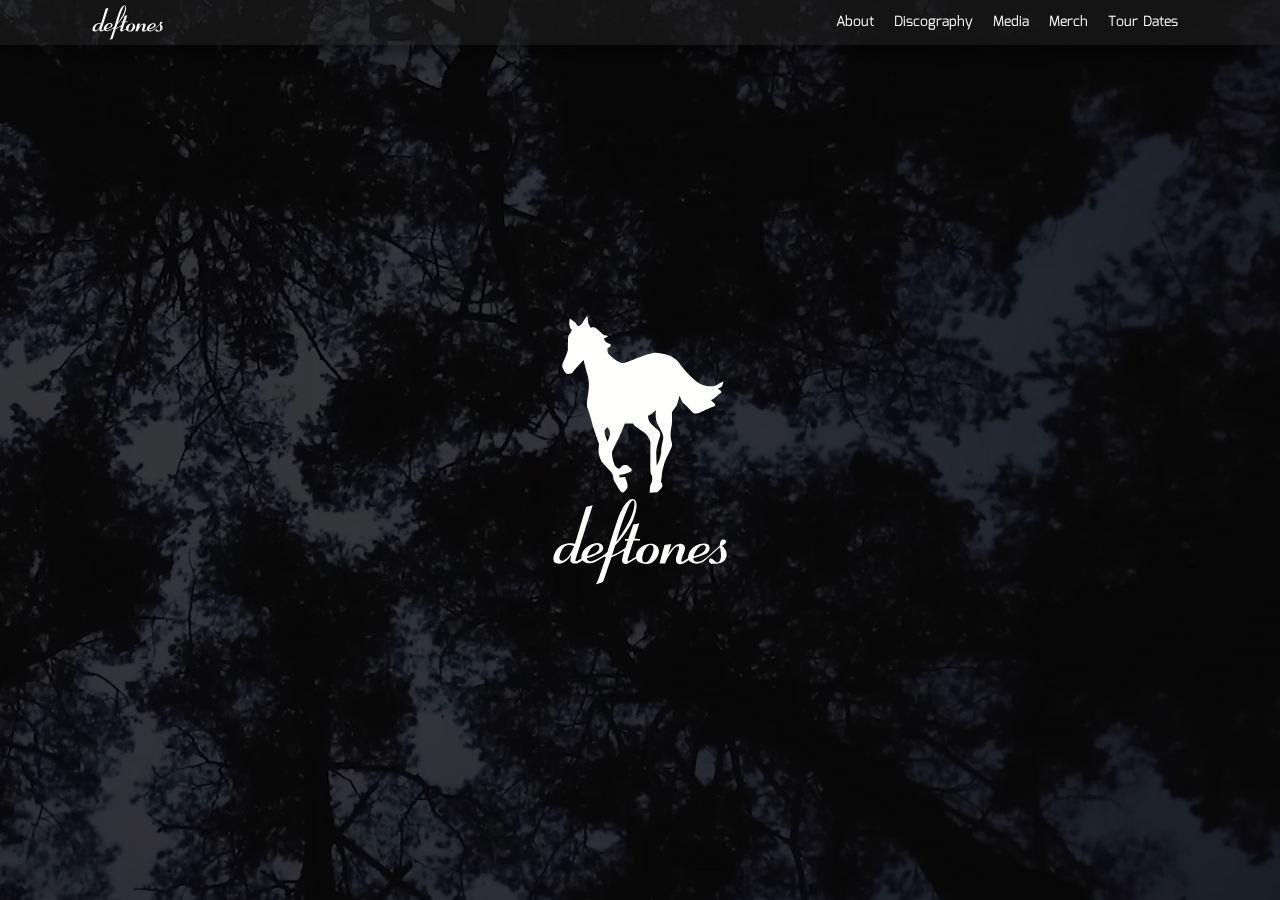
<file: index.html>
<!DOCTYPE html>
<html lang="en">
<head>
  <meta charset="UTF-8">
  <meta name="description" content="Final Project for HTML5/CSS3 Course">
  <meta name="keywords" content="HTML,CSS,JavaScript,jQuery">
  <meta name="author" content="William S Fuller">
  <meta name="viewport" content="width=device-width, initial-scale=1">
  <title>Deftones</title>
  <link rel="apple-touch-icon" sizes="180x180" href="./assets/images/apple-touch-icon.png">
  <link rel="icon" type="image/png" sizes="32x32" href="./assets/images/favicon-32x32.png">
  <link rel="icon" type="image/png" sizes="16x16" href="./assets/images/favicon-16x16.png">
  <link rel="stylesheet" type="text/css" href="./assets/stylesheets/normalize.css" />
  <link href="https://fonts.googleapis.com/css?family=Mina|Rozha+One" rel="stylesheet">
  <link rel="stylesheet" type="text/css" href="./assets/stylesheets/flexboxgrid.min.css" />
  <link rel="stylesheet" type="text/css" href="./assets/stylesheets/styles.css" />
</head>
<body class="homepage">
  <div class="header">
    <div class="container">
      <div class="row">
        <div class="col-xs-12 col-sm-4">
          <a href="index.html"><img class="logo" src="./assets/images/deftones-logo.svg" alt="Deftones text logo" /></a>
          <div id="MenuIcon" class="mobile-menu-icon">
            <div></div>
            <div></div>
            <div></div>
          </div>
        </div>
        <nav id="MainMenu" class="col-xs-12 col-sm-8">
          <a href="about.html">About</a>
          <a href="discography.html">Discography</a>
          <a href="media.html">Media</a>
          <a href="merch.html">Merch</a>
          <a href="tour-dates.html">Tour Dates</a>
        </nav>
      </div>
    </div>
  </div>
  <div class="video-overlay">
    <img class="home-logo animate-fader" src="./assets/images/deftones-logo-pony.svg" alt="Deftones White Pony Logo"/>
    <video class="video-container" autoplay loop playsinline preload="none" poster="./assets/images/home/home.jpg">
      <source src="./assets/images/home/home.webm" type="video/webm"></source>
      <source src="./assets/images/home/home.mp4" type="video/mp4"></source>
    </video>
  </div>
</body>
<script src="./assets/javascripts/jquery-3.3.1.min.js"></script>
<script src="./assets/javascripts/lodash.js"></script>
<script src="./assets/javascripts/mobile-menu.js"></script>
</html>
</file>
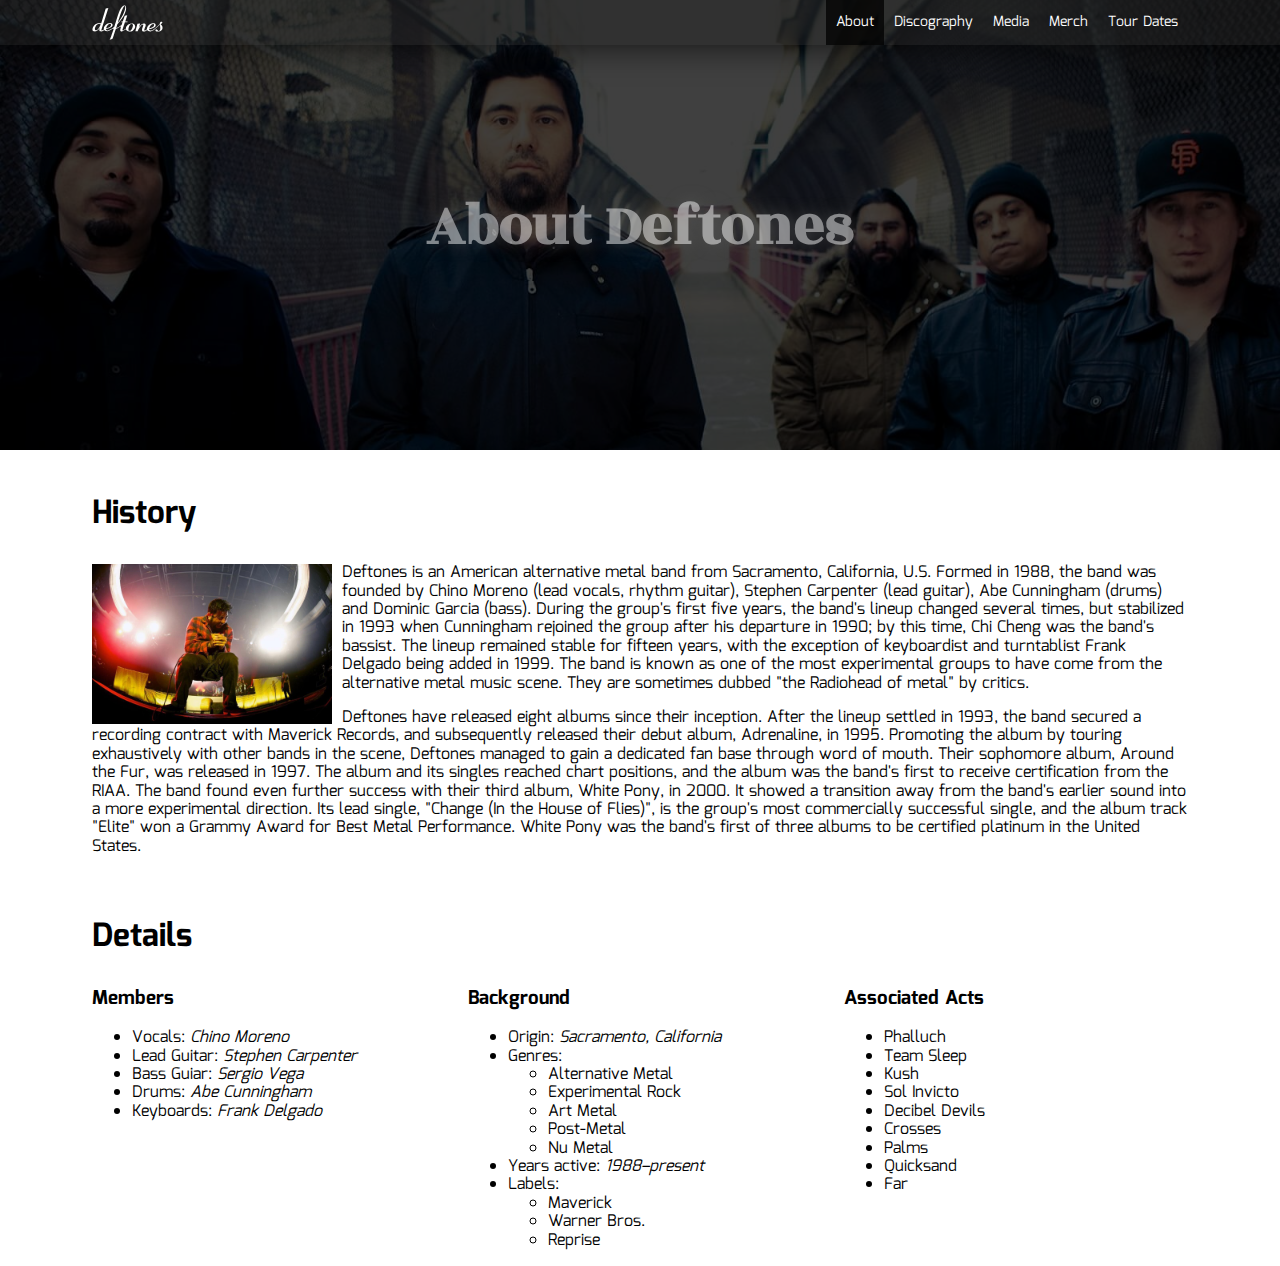
<file: about.html>
<!DOCTYPE html>
<html lang="en">
<head>
  <meta charset="UTF-8">
  <meta name="description" content="Final Project for HTML5/CSS3 Course">
  <meta name="keywords" content="HTML,CSS,JavaScript,jQuery">
  <meta name="author" content="William S Fuller">
  <meta name="viewport" content="width=device-width, initial-scale=1">
  <title>Deftones</title>
  <link rel="apple-touch-icon" sizes="180x180" href="./assets/images/apple-touch-icon.png">
  <link rel="icon" type="image/png" sizes="32x32" href="./assets/images/favicon-32x32.png">
  <link rel="icon" type="image/png" sizes="16x16" href="./assets/images/favicon-16x16.png">
  <link rel="stylesheet" type="text/css" href="./assets/stylesheets/normalize.css" />
  <link href="https://fonts.googleapis.com/css?family=Mina|Rozha+One" rel="stylesheet">
  <link rel="stylesheet" type="text/css" href="./assets/stylesheets/flexboxgrid.min.css" />
  <link rel="stylesheet" type="text/css" href="./assets/stylesheets/styles.css" />
</head>
<body>
  <div class="header">
    <div class="container">
      <div class="row">
        <div class="col-xs-12 col-sm-4">
          <a href="index.html"><img class="logo" src="./assets/images/deftones-logo.svg" alt="Deftones text logo" /></a>
          <div id="MenuIcon" class="mobile-menu-icon">
            <div></div>
            <div></div>
            <div></div>
          </div>
        </div>
        <nav id="MainMenu" class="col-xs-12 col-sm-8">
          <a class="active" href="about.html">About</a>
          <a href="discography.html">Discography</a>
          <a href="media.html">Media</a>
          <a href="merch.html">Merch</a>
          <a href="tour-dates.html">Tour Dates</a>
        </nav>
      </div>
    </div>
  </div>
  <main>
    <div class="page-banner about-banner">
      <h1 class="secondary-font banner-title">About Deftones</h1>
    </div>
    <section>
      <div class="container">
        <div class="row">
          <div class="col-xs-12">
            <h1 class="section-title">History</h1>
          </div>
          <div class="col-xs-12">
            <p>
              <img class="image-responsive history-image" src="./assets/images/about/perfomance-shot.jpg" />
              Deftones is an American alternative metal band from Sacramento, California,
              U.S. Formed in 1988, the band was founded by Chino Moreno (lead vocals, rhythm guitar),
              Stephen Carpenter (lead guitar), Abe Cunningham (drums) and Dominic Garcia (bass).
              During the group's first five years, the band's lineup changed several times,
              but stabilized in 1993 when Cunningham rejoined the group after his departure
              in 1990; by this time, Chi Cheng was the band's bassist. The lineup remained
              stable for fifteen years, with the exception of keyboardist and turntablist
              Frank Delgado being added in 1999. The band is known as one of the most
              experimental groups to have come from the alternative metal music scene.
              They are sometimes dubbed "the Radiohead of metal" by critics.
            </p>
            <p>
              Deftones have released eight albums since their inception. After the
              lineup settled in 1993, the band secured a recording contract with
              Maverick Records, and subsequently released their debut album, Adrenaline,
              in 1995. Promoting the album by touring exhaustively with other bands
              in the scene, Deftones managed to gain a dedicated fan base through
              word of mouth. Their sophomore album, Around the Fur, was released
              in 1997. The album and its singles reached chart positions, and the
              album was the band's first to receive certification from the RIAA.
              The band found even further success with their third album, White Pony,
              in 2000. It showed a transition away from the band's earlier sound
              into a more experimental direction. Its lead single, "Change (In the House of Flies)",
              is the group's most commercially successful single, and the album
              track "Elite" won a Grammy Award for Best Metal Performance. White
              Pony was the band's first of three albums to be certified platinum
              in the United States.
            </p>
          </div>
        </div>
    </section>
    <section>
      <div class="container">
        <div class="row">
          <div class="col-xs-12">
            <h1 class="section-title">Details</h1>
          </div>
          <div class="col-xs-12 col-md-4">
            <h3>Members</h3>
            <ul>
              <li>
                Vocals: <i>Chino Moreno</i>
              </li>
              <li>
                Lead Guitar: <i>Stephen Carpenter</i>
              </li>
              <li>
                Bass Guiar: <i>Sergio Vega</i>
              </li>
              <li>
                Drums: <i>Abe Cunningham</i>
              </li>
              <li>
                Keyboards: <i>Frank Delgado</i>
              </li>
            </ul>
          </div>
          <div class="col-xs-12 col-md-4">
            <h3>Background</h3>
            <ul>
              <li>
                Origin: <i>Sacramento, California</i>
              </li>
              <li>
                Genres:
                <ul>
                  <li>
                    Alternative Metal
                  </li>
                  <li>
                    Experimental Rock
                  </li>
                  <li>
                    Art Metal
                  </li>
                  <li>
                    Post-Metal
                  </li>
                  <li>
                    Nu Metal
                  </li>
                </ul>
              </li>
              <li>
                Years active: <i>1988–present</i>
              </li>
              <li>
                Labels:
                <ul>
                  <li>Maverick</li>
                  <li>Warner Bros.</li>
                  <li>Reprise</li>
                </ul>
              </li>
            </ul>
          </div>
          <div class="col-xs-12 col-md-4">
            <h3>Associated Acts</h3>
            <ul>
              <li>Phalluch</li>
              <li>Team Sleep</li>
              <li>Kush</li>
              <li>Sol Invicto</li>
              <li>Decibel Devils</li>
              <li>Crosses</li>
              <li>Palms</li>
              <li>Quicksand</li>
              <li>Far</li>
            </ul>
          </div>
        </div>
      </div>
    </section>
    </div>
  </main>
</body>
<script src="./assets/javascripts/jquery-3.3.1.min.js"></script>
<script src="./assets/javascripts/lodash.js"></script>
<script src="./assets/javascripts/mobile-menu.js"></script>
</html>
</file>
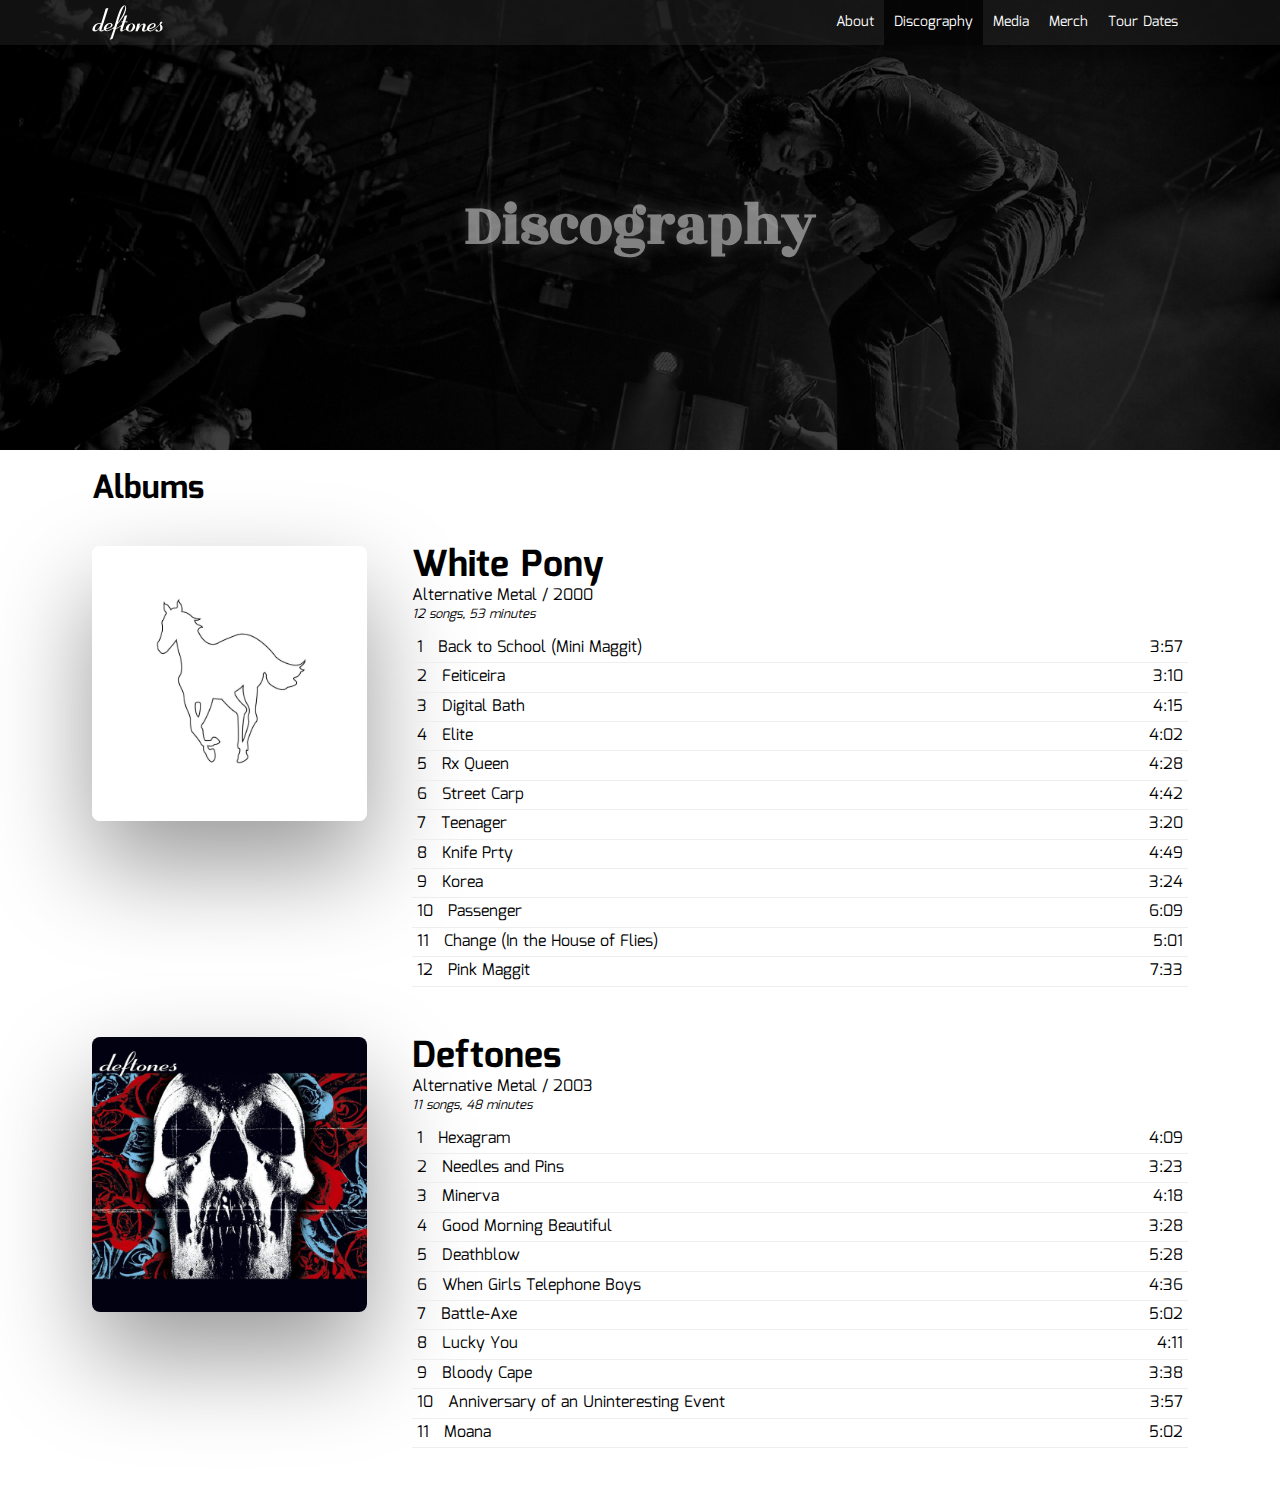
<file: discography.html>
<!DOCTYPE html>
<html lang="en">
<head>
  <meta charset="UTF-8">
  <meta name="description" content="Final Project for HTML5/CSS3 Course">
  <meta name="keywords" content="HTML,CSS,JavaScript,jQuery">
  <meta name="author" content="William S Fuller">
  <meta name="viewport" content="width=device-width, initial-scale=1">
  <title>Deftones</title>
  <link rel="apple-touch-icon" sizes="180x180" href="./assets/images/apple-touch-icon.png">
  <link rel="icon" type="image/png" sizes="32x32" href="./assets/images/favicon-32x32.png">
  <link rel="icon" type="image/png" sizes="16x16" href="./assets/images/favicon-16x16.png">
  <link rel="stylesheet" type="text/css" href="./assets/stylesheets/normalize.css" />
  <link href="https://fonts.googleapis.com/css?family=Mina|Rozha+One" rel="stylesheet">
  <link rel="stylesheet" type="text/css" href="./assets/stylesheets/flexboxgrid.min.css" />
  <link rel="stylesheet" type="text/css" href="./assets/stylesheets/styles.css" />
</head>
<body class="homepage">
  <div class="header">
    <div class="container">
      <div class="row">
        <div class="col-xs-12 col-sm-4">
          <a href="index.html"><img class="logo" src="./assets/images/deftones-logo.svg" alt="Deftones text logo" /></a>
          <div id="MenuIcon" class="mobile-menu-icon">
            <div></div>
            <div></div>
            <div></div>
          </div>
        </div>
        <nav id="MainMenu" class="col-xs-12 col-sm-8">
          <a href="about.html">About</a>
          <a class="active" href="discography.html">Discography</a>
          <a href="media.html">Media</a>
          <a href="merch.html">Merch</a>
          <a href="tour-dates.html">Tour Dates</a>
        </nav>
      </div>
    </div>
  </div>
  <main>
    <div class="page-banner discography-banner">
      <h1 class="secondary-font banner-title">Discography</h1>
    </div>
    <div class="container">
      <div class="row">
        <div class="col-xs-12">
          <h1>Albums</h1>
        </div>
        <div class="col-xs-12">
          <div class="album">
            <img class="album-cover" src="./assets/images/discography/white-pony/cover.jpg" alt="Skull" />
            <ul class="album-details">
              <li>
                <h2 class="album-title">White Pony</h2>
              </li>
              <li>
                Alternative Metal / 2000
              </li>
              <li>
                <i style="font-size: 80%">12 songs, 53 minutes</i>
              </li>
              <ul class="track-listings">
                <li>
                  <div class="listing-left">
                    <span class="track-number">1</span>
                    <span class="track-title">Back to School (Mini Maggit)</span>
                  </div>
                  <div class="listing-right">
                    <div class="track-time">3:57</div>
                  </div>
                </li>
                <li>
                  <div class="listing-left">
                    <span class="track-number">2</span>
                    <span class="track-title">Feiticeira</span>
                  </div>
                  <div class="listing-right">
                    <div class="track-time">3:10</div>
                  </div>
                </li>
                <li>
                  <div class="listing-left">
                    <span class="track-number">3</span>
                    <span class="track-title">Digital Bath</span>
                  </div>
                  <div class="listing-right">
                    <div class="track-time">4:15</div>
                  </div>
                </li>
                <li>
                  <div class="listing-left">
                    <span class="track-number">4</span>
                    <span class="track-title">Elite</span>
                  </div>
                  <div class="listing-right">
                    <div class="track-time">4:02</div>
                  </div>
                </li>
                <li>
                  <div class="listing-left">
                    <span class="track-number">5</span>
                    <span class="track-title">Rx Queen</span>
                  </div>
                  <div class="listing-right">
                    <div class="track-time">4:28</div>
                  </div>
                </li>
                <li>
                  <div class="listing-left">
                    <span class="track-number">6</span>
                    <span class="track-title">Street Carp</span>
                  </div>
                  <div class="listing-right">
                    <div class="track-time">4:42</div>
                  </div>
                </li>
                <li>
                  <div class="listing-left">
                    <span class="track-number">7</span>
                    <span class="track-title">Teenager</span>
                  </div>
                  <div class="listing-right">
                    <div class="track-time">3:20</div>
                  </div>
                </li>
                <li>
                  <div class="listing-left">
                    <span class="track-number">8</span>
                    <span class="track-title">Knife Prty</span>
                  </div>
                  <div class="listing-right">
                    <div class="track-time">4:49</div>
                  </div>
                </li>
                <li>
                  <div class="listing-left">
                    <span class="track-number">9</span>
                    <span class="track-title">Korea</span>
                  </div>
                  <div class="listing-right">
                    <div class="track-time">3:24</div>
                  </div>
                </li>
                <li>
                  <div class="listing-left">
                    <span class="track-number">10</span>
                    <span class="track-title">Passenger</span>
                  </div>
                  <div class="listing-right">
                    <div class="track-time">6:09</div>
                  </div>
                </li>
                <li>
                  <div class="listing-left">
                    <span class="track-number">11</span>
                    <span class="track-title">Change (In the House of Flies)</span>
                  </div>
                  <div class="listing-right">
                    <div class="track-time">5:01</div>
                  </div>
                </li>
                <li>
                  <div class="listing-left">
                    <span class="track-number">12</span>
                    <span class="track-title">Pink Maggit</span>
                  </div>
                  <div class="listing-right">
                    <div class="track-time">7:33</div>
                  </div>
                </li>
              </ul>
            </ul>
          </div>
          <div class="album">
            <img class="album-cover" src="./assets/images/discography/self-titled/cover.jpg" alt="Skull" />
            <ul class="album-details">
              <li>
                <h2 class="album-title">Deftones</h2>
              </li>
              <li>
                Alternative Metal / 2003
              </li>
              <li>
                <i style="font-size: 80%">11 songs, 48 minutes</i>
              </li>
              <ul class="track-listings">
                <li>
                  <div class="listing-left">
                    <span class="track-number">1</span>
                    <span class="track-title">Hexagram</span>
                  </div>
                  <div class="listing-right">
                    <div class="track-time">4:09</div>
                  </div>
                </li>
                <li>
                  <div class="listing-left">
                    <span class="track-number">2</span>
                    <span class="track-title">Needles and Pins</span>
                  </div>
                  <div class="listing-right">
                    <div class="track-time">3:23</div>
                  </div>
                </li>
                <li>
                  <div class="listing-left">
                    <span class="track-number">3</span>
                    <span class="track-title">Minerva</span>
                  </div>
                  <div class="listing-right">
                    <div class="track-time">4:18</div>
                  </div>
                </li>
                <li>
                  <div class="listing-left">
                    <span class="track-number">4</span>
                    <span class="track-title">Good Morning Beautiful</span>
                  </div>
                  <div class="listing-right">
                    <div class="track-time">3:28</div>
                  </div>
                </li>
                <li>
                  <div class="listing-left">
                    <span class="track-number">5</span>
                    <span class="track-title">Deathblow</span>
                  </div>
                  <div class="listing-right">
                    <div class="track-time">5:28</div>
                  </div>
                </li>
                <li>
                  <div class="listing-left">
                    <span class="track-number">6</span>
                    <span class="track-title">When Girls Telephone Boys</span>
                  </div>
                  <div class="listing-right">
                    <div class="track-time">4:36</div>
                  </div>
                </li>
                <li>
                  <div class="listing-left">
                    <span class="track-number">7</span>
                    <span class="track-title">Battle-Axe</span>
                  </div>
                  <div class="listing-right">
                    <div class="track-time">5:02</div>
                  </div>
                </li>
                <li>
                  <div class="listing-left">
                    <span class="track-number">8</span>
                    <span class="track-title">Lucky You</span>
                  </div>
                  <div class="listing-right">
                    <div class="track-time">4:11</div>
                  </div>
                </li>
                <li>
                  <div class="listing-left">
                    <span class="track-number">9</span>
                    <span class="track-title">Bloody Cape</span>
                  </div>
                  <div class="listing-right">
                    <div class="track-time">3:38</div>
                  </div>
                </li>
                <li>
                  <div class="listing-left">
                    <span class="track-number">10</span>
                    <span class="track-title">Anniversary of an Uninteresting Event</span>
                  </div>
                  <div class="listing-right">
                    <div class="track-time">3:57</div>
                  </div>
                </li>
                <li>
                  <div class="listing-left">
                    <span class="track-number">11</span>
                    <span class="track-title">Moana</span>
                  </div>
                  <div class="listing-right">
                    <div class="track-time">5:02</div>
                  </div>
                </li>
              </ul>
            </ul>
          </div>
        </div>
      </div>
    </div>
  </main>
</body>
<script src="./assets/javascripts/jquery-3.3.1.min.js"></script>
<script src="./assets/javascripts/lodash.js"></script>
<script src="./assets/javascripts/mobile-menu.js"></script>
</html>
</file>
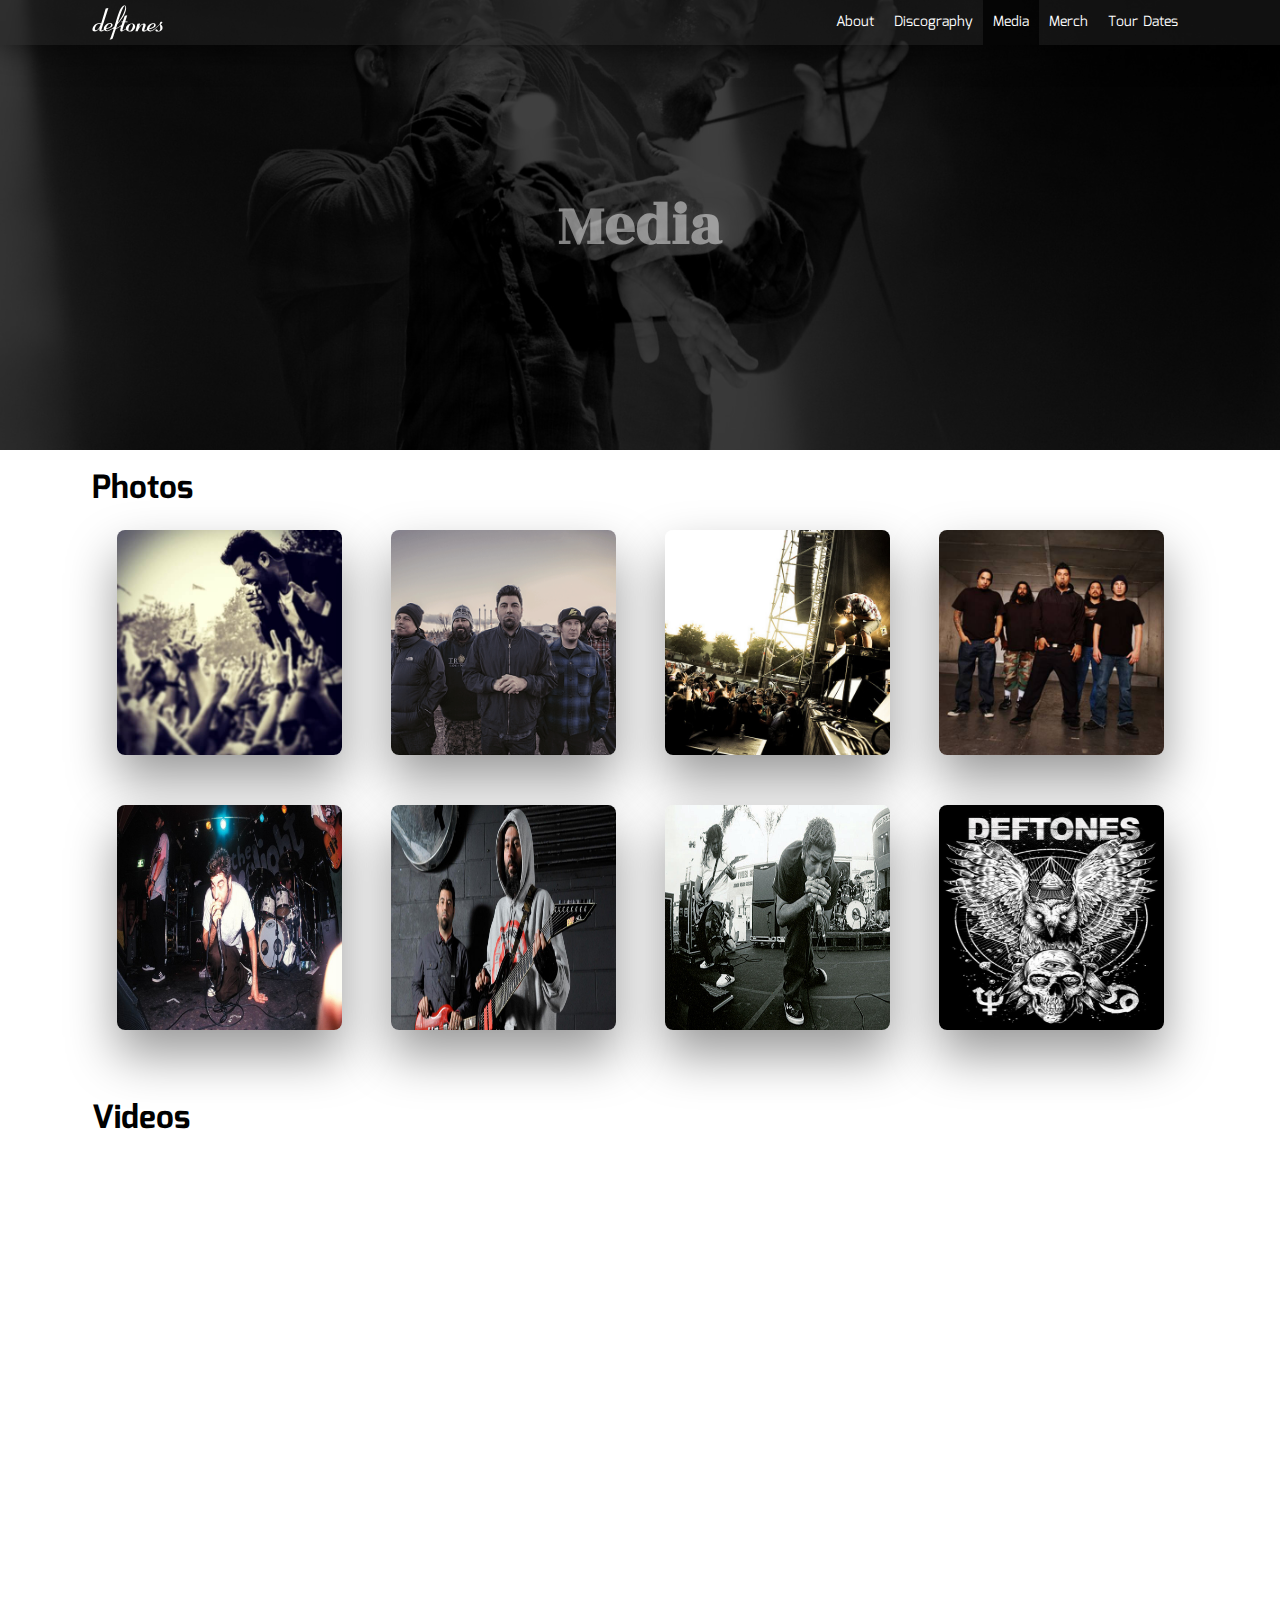
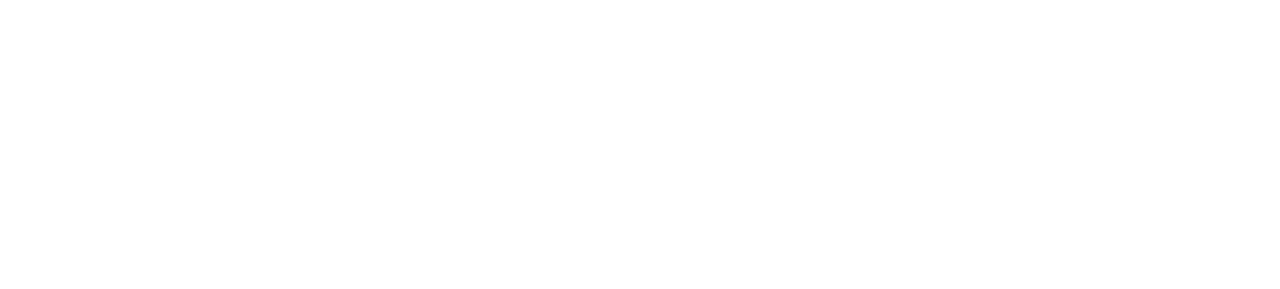
<file: media.html>
<!DOCTYPE html>
<html lang="en">
<head>
  <meta charset="UTF-8">
  <meta name="description" content="Final Project for HTML5/CSS3 Course">
  <meta name="keywords" content="HTML,CSS,JavaScript,jQuery">
  <meta name="author" content="William S Fuller">
  <meta name="viewport" content="width=device-width, initial-scale=1">
  <title>Deftones</title>
  <link rel="apple-touch-icon" sizes="180x180" href="./assets/images/apple-touch-icon.png">
  <link rel="icon" type="image/png" sizes="32x32" href="./assets/images/favicon-32x32.png">
  <link rel="icon" type="image/png" sizes="16x16" href="./assets/images/favicon-16x16.png">
  <link rel="stylesheet" type="text/css" href="./assets/stylesheets/normalize.css" />
  <link href="https://fonts.googleapis.com/css?family=Mina|Rozha+One" rel="stylesheet">
  <link href="./assets/stylesheets/lightbox.min.css" rel="stylesheet" />
  <link rel="stylesheet" type="text/css" href="./assets/stylesheets/flexboxgrid.min.css" />
  <link rel="stylesheet" type="text/css" href="./assets/stylesheets/styles.css" />
</head>
<body>
  <div class="header">
    <div class="container">
      <div class="row">
        <div class="col-xs-12 col-sm-4">
          <a href="index.html"><img class="logo" src="./assets/images/deftones-logo.svg" alt="Deftones text logo" /></a>
          <div id="MenuIcon" class="mobile-menu-icon">
            <div></div>
            <div></div>
            <div></div>
          </div>
        </div>
        <nav id="MainMenu" class="col-xs-12 col-sm-8">
          <a href="about.html">About</a>
          <a href="discography.html">Discography</a>
          <a class="active" href="media.html">Media</a>
          <a href="merch.html">Merch</a>
          <a href="tour-dates.html">Tour Dates</a>
        </nav>
      </div>
    </div>
  </div>
  <main>
    <div class="page-banner media-banner">
      <h1 class="secondary-font banner-title">Media</h1>
    </div>
    <div class="container">
      <h1>Photos</h1>
      <div class="media-list">
        <div class="media-card-wrapper">
          <a class="media-card" href="./assets/images/media/1.jpg" data-lightbox="deftones">
            <img src="./assets/images/media/1.jpg" />
          </a>
        </div>
        <div class="media-card-wrapper">
          <a class="media-card" href="./assets/images/media/2.png" data-lightbox="deftones">
            <img src="./assets/images/media/2.png" />
          </a>
        </div>
        <div class="media-card-wrapper">
          <a class="media-card" href="./assets/images/media/3.jpg" data-lightbox="deftones">
            <img src="./assets/images/media/3.jpg" />
          </a>
        </div>
        <div class="media-card-wrapper">
          <a class="media-card" href="./assets/images/media/4.jpg" data-lightbox="deftones">
            <img src="./assets/images/media/4.jpg" />
          </a>
        </div>
        <div class="media-card-wrapper">
          <a class="media-card" href="./assets/images/media/5.jpg" data-lightbox="deftones">
            <img src="./assets/images/media/5.jpg" />
          </a>
        </div>
        <div class="media-card-wrapper">
          <a class="media-card" href="./assets/images/media/6.jpg" data-lightbox="deftones">
            <img src="./assets/images/media/6.jpg" />
          </a>
        </div>
        <div class="media-card-wrapper">
          <a class="media-card" href="./assets/images/media/7.jpg" data-lightbox="deftones">
            <img src="./assets/images/media/7.jpg" />
          </a>
        </div>
        <div class="media-card-wrapper">
          <a class="media-card" href="./assets/images/media/8.jpg" data-lightbox="deftones">
            <img src="./assets/images/media/8.jpg" />
          </a>
        </div>
      </div>
      <h1>Videos</h1>
      <div class="media-list">
        <iframe width="500" height="315" src="https://www.youtube.com/embed/KvknOXGPzCQ" frameborder="0" allow="autoplay; encrypted-media" allowfullscreen></iframe>
        <iframe width="500" height="315" src="https://www.youtube.com/embed/XOzs1FehYOA" frameborder="0" allow="autoplay; encrypted-media" allowfullscreen></iframe>
        <iframe width="500" height="315" src="https://www.youtube.com/embed/qksTlo_1Tpw" frameborder="0" allow="autoplay; encrypted-media" allowfullscreen></iframe>
        <iframe width="500" height="315" src="https://www.youtube.com/embed/wThg2FgIKuI" frameborder="0" allow="autoplay; encrypted-media" allowfullscreen></iframe>
      </div>

    </div>
  </main>
</body>
<script src="./assets/javascripts/jquery-3.3.1.min.js"></script>
<script src="./assets/javascripts/lightbox.min.js"></script>
<script src="./assets/javascripts/lodash.js"></script>
<script src="./assets/javascripts/mobile-menu.js"></script>
</html>
</file>
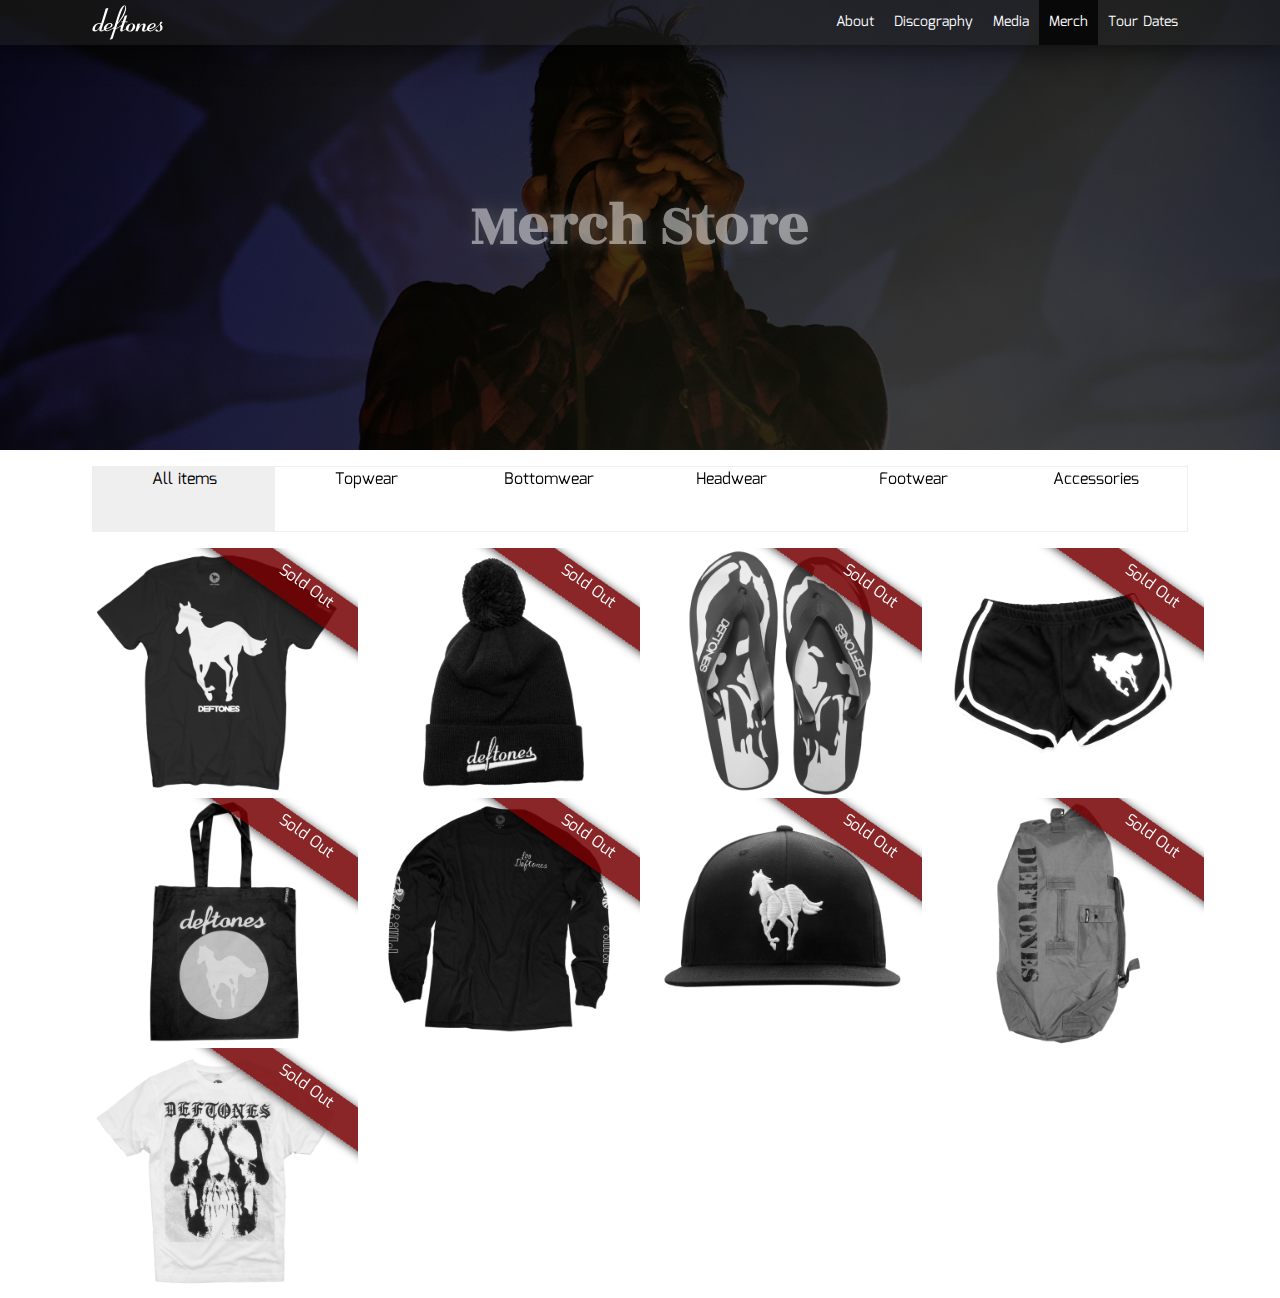
<file: merch.html>
<!DOCTYPE html>
<html lang="en">
<head>
  <meta charset="UTF-8">
  <meta name="description" content="Final Project for HTML5/CSS3 Course">
  <meta name="keywords" content="HTML,CSS,JavaScript,jQuery">
  <meta name="author" content="William S Fuller">
  <meta name="viewport" content="width=device-width, initial-scale=1">
  <title>Deftones</title>
  <link rel="apple-touch-icon" sizes="180x180" href="./assets/images/apple-touch-icon.png">
  <link rel="icon" type="image/png" sizes="32x32" href="./assets/images/favicon-32x32.png">
  <link rel="icon" type="image/png" sizes="16x16" href="./assets/images/favicon-16x16.png">
  <link rel="stylesheet" type="text/css" href="./assets/stylesheets/normalize.css" />
  <link href="https://fonts.googleapis.com/css?family=Mina|Rozha+One" rel="stylesheet">
  <link rel="stylesheet" type="text/css" href="./assets/stylesheets/flexboxgrid.min.css" />
  <link rel="stylesheet" type="text/css" href="./assets/stylesheets/styles.css" />
</head>
<body>
  <div class="header">
    <div class="container">
      <div class="row">
        <div class="col-xs-12 col-sm-4">
          <a href="index.html"><img class="logo" src="./assets/images/deftones-logo.svg" alt="Deftones text logo" /></a>
          <div id="MenuIcon" class="mobile-menu-icon">
            <div></div>
            <div></div>
            <div></div>
          </div>
        </div>
        <nav id="MainMenu" class="col-xs-12 col-sm-8">
          <a href="about.html">About</a>
          <a href="discography.html">Discography</a>
          <a href="media.html">Media</a>
          <a class="active" href="merch.html">Merch</a>
          <a href="tour-dates.html">Tour Dates</a>
        </nav>
      </div>
    </div>
  </div>
  <main>
    <div class="page-banner merch-banner">
      <h1 class="secondary-font banner-title">Merch Store</h1>
    </div>
    <div class="container">
      <div class="row">
        <div class="col-xs-12">
          <ul class="merch-controls">
            <li data-filter="all">
              <button class="merch-ctrl-btn active all-icon">All items</button>
            </li>
            <li data-filter="topwear">
              <button class="merch-ctrl-btn">
                <span>Topwear</span>
                <img src="./assets/images/merch/icons/topwear-icon.svg" />
              </button>
            </li>
            <li data-filter="bottomwear">
              <button class="merch-ctrl-btn bottomwear-icon">
                <span>Bottomwear</span>
                <img src="./assets/images/merch/icons/bottomwear-icon.svg" />
              </button>
            </li>
            <li data-filter="headwear">
              <button class="merch-ctrl-btn headwear-icon">
                <span>Headwear</span>
                <img src="./assets/images/merch/icons/headwear-icon.svg" />
              </button>
            </li>
            <li data-filter="footwear">
              <button class="merch-ctrl-btn footwear-icon">
                <span>Footwear</span>
                <img src="./assets/images/merch/icons/footwear-icon.svg" />
              </button>
            </li>
            <li data-filter="accessories">
              <button class="merch-ctrl-btn accessories-icon">
                <span>Accessories</span>
                <img src="./assets/images/merch/icons/accessories-icon.svg" />
              </button>
            </li>
          </ul>
        </div>
      </div>

      <div class="filtr-container row">
        <div class="col-xs-12 col-sm-4 col-md-3 filtr-item --sold-out" data-category="topwear" data-sort="value">
          <img
            class="image-responsive"
            src="./assets/images/merch/topwear/white-pony-red-shirt.png"
            alt="Red T-Shirt with white horse logo"
          />
        </div>
        <div class="col-xs-12 col-sm-4 col-md-3 filtr-item --sold-out" data-category="headwear" data-sort="value">
          <img
            class="image-responsive"
            src="./assets/images/merch/headwear/deftones-beanie.png"
            alt="Black Deftones beanie with pom"
          />
        </div>
        <div class="col-xs-12 col-sm-4 col-md-3 filtr-item --sold-out" data-category="footwear" data-sort="value">
          <img
            class="image-responsive"
            src="./assets/images/merch/footwear/deftones-flip-flops.png"
            alt="Red Deftones flip flops"
          />
        </div>
        <div class="col-xs-12 col-sm-4 col-md-3 filtr-item --sold-out" data-category="bottomwear" data-sort="value">
          <img
            class="image-responsive"
            src="./assets/images/merch/bottomwear/deftones-shorts.png"
            alt="Black womens shorts with white pony logo"
          />
        </div>
        <div class="col-xs-12 col-sm-4 col-md-3 filtr-item --sold-out" data-category="accessories" data-sort="value">
          <img
            class="image-responsive"
            src="./assets/images/merch/accessories/tote-bag.png"
            alt="Black tote bag with Deftones logos"
          />
        </div>
        <div class="col-xs-12 col-sm-4 col-md-3 filtr-item --sold-out" data-category="topwear" data-sort="value">
          <img
            class="image-responsive"
            src="./assets/images/merch/topwear/los-deftones-shirt.png"
            alt="Long sleeve black Deftones shirt"
          />
        </div>
        <div class="col-xs-12 col-sm-4 col-md-3 filtr-item --sold-out" data-category="headwear" data-sort="value">
          <img
            class="image-responsive"
            src="./assets/images/merch/headwear/white-pony-hat.png"
            alt="Black Deftones hat with white White Pony logo"
          />
        </div>
        <div class="col-xs-12 col-sm-4 col-md-3 filtr-item --sold-out" data-category="accessories" data-sort="value">
          <img
            class="image-responsive"
            src="./assets/images/merch/accessories/military-bag.png"
            alt="Green duffle back with Deftones stencil"
          />
        </div>
        <div class="col-xs-12 col-sm-4 col-md-3 filtr-item --sold-out" data-category="topwear" data-sort="value">
          <img
            class="image-responsive"
            src="./assets/images/merch/topwear/deftones-skull-shirt.png"
            alt="White Deftones shirt with black skull and band name"
          />
        </div>
      </div>
    </div>
  </main>
</body>
<script src="./assets/javascripts/jquery-3.3.1.min.js"></script>
<script src="./assets/javascripts/jquery.filterizr.min.js"></script>
<script src="./assets/javascripts/lodash.js"></script>
<script src="./assets/javascripts/mobile-menu.js"></script>
<script>
  $(document).ready(function() {
    $('.filtr-container').filterizr({});
    $('.merch-ctrl-btn').click(function(){
      if($(this).hasClass('active')){
        return false;
      } else {
        $('.merch-ctrl-btn').removeClass('active');
        $(this).addClass('active');
      }
    })
  });
</script>

</html>
</file>
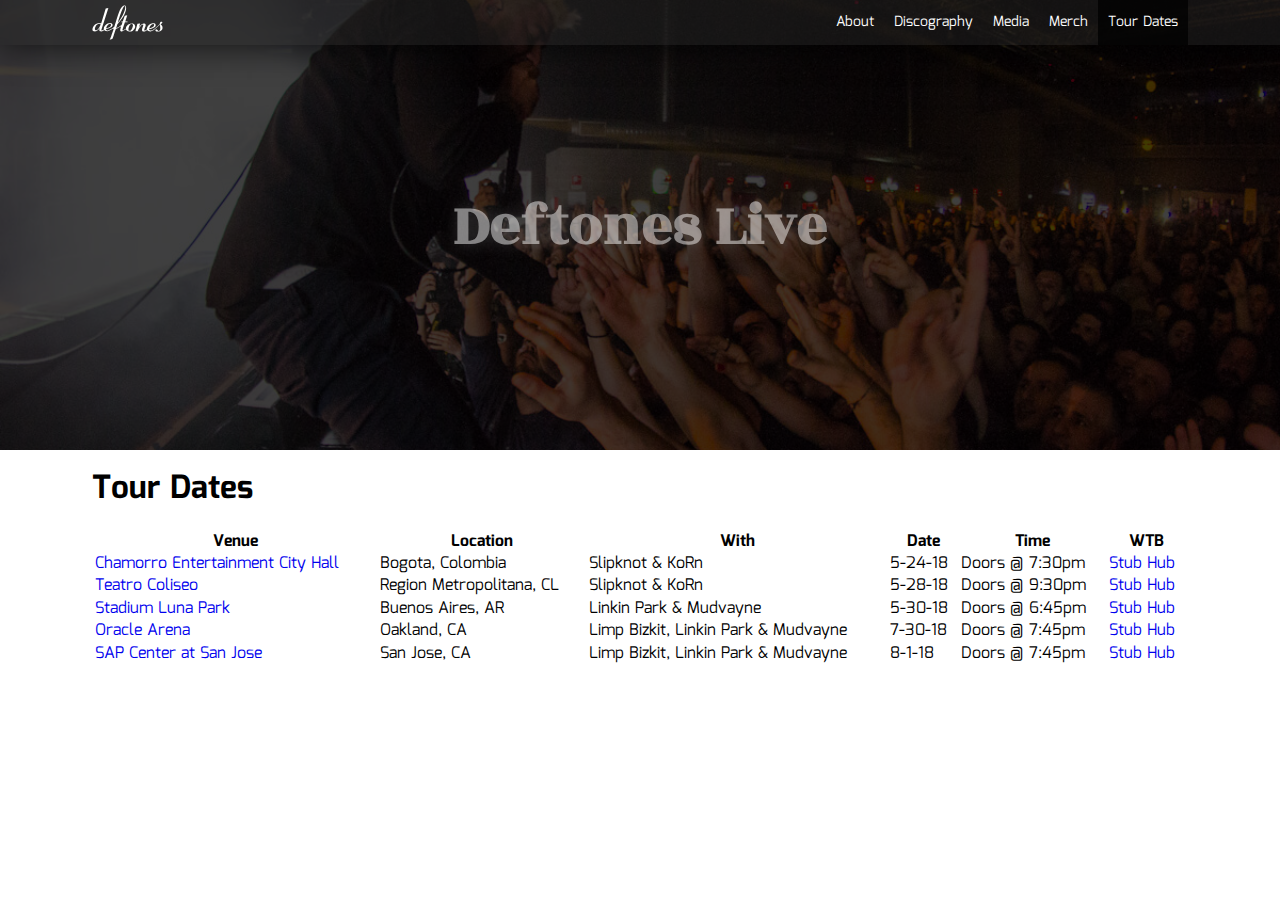
<file: tour-dates.html>
<!DOCTYPE html>
<html lang="en">
<head>
  <meta charset="UTF-8">
  <meta name="description" content="Final Project for HTML5/CSS3 Course">
  <meta name="keywords" content="HTML,CSS,JavaScript,jQuery">
  <meta name="author" content="William S Fuller">
  <meta name="viewport" content="width=device-width, initial-scale=1">
  <title>Deftones</title>
  <link rel="apple-touch-icon" sizes="180x180" href="./assets/images/apple-touch-icon.png">
  <link rel="icon" type="image/png" sizes="32x32" href="./assets/images/favicon-32x32.png">
  <link rel="icon" type="image/png" sizes="16x16" href="./assets/images/favicon-16x16.png">
  <link rel="stylesheet" type="text/css" href="./assets/stylesheets/normalize.css" />
  <link href="https://fonts.googleapis.com/css?family=Mina|Rozha+One" rel="stylesheet">
  <link rel="stylesheet" type="text/css" href="./assets/stylesheets/flexboxgrid.min.css" />
  <link rel="stylesheet" type="text/css" href="./assets/stylesheets/styles.css" />
</head>
<body>
  <div class="header">
    <div class="container">
      <div class="row">
        <div class="col-xs-12 col-sm-4">
          <a href="index.html"><img class="logo" src="./assets/images/deftones-logo.svg" alt="Deftones text logo" /></a>
          <div id="MenuIcon" class="mobile-menu-icon">
            <div></div>
            <div></div>
            <div></div>
          </div>
        </div>
        <nav id="MainMenu" class="col-xs-12 col-sm-8">
          <a href="about.html">About</a>
          <a href="discography.html">Discography</a>
          <a href="media.html">Media</a>
          <a href="merch.html">Merch</a>
          <a class="active" href="tour-dates.html">Tour Dates</a>
        </nav>
      </div>
    </div>
  </div>
  <main>
    <div class="page-banner tour-dates-banner">
      <h1 class="secondary-font banner-title">Deftones Live</h1>
    </div>
    <div class="container">
      <div class="row">
        <div class="col-xs-12">
          <h1>Tour Dates</h1>
        </div>
        <div class="col-xs-12" style="overflow-x:auto;">
          <table style="width: 100%; min-width: 1000px">
            <tr>
              <th>Venue</th>
              <th>Location</th>
              <th>With</th>
              <th>Date</th>
              <th>Time</th>
              <th>WTB</th>
            </tr>
            <tr>
              <td>
                <a href="https://www.facebook.com/pg/chamorrocityhall/about/?ref=page_internal" target="_blank">Chamorro Entertainment City Hall</a>
              </td>
              <td>Bogota, Colombia</td>
              <td>Slipknot & KoRn</td>
              <td>5-24-18</td>
              <td>Doors @ 7:30pm</td>
              <td><a href="https://www.stubhub.com/deftones-tickets" target="_blank">Stub Hub</a></td>
            </tr>
            <tr>
              <td>
                <a href="http://www.teatrocoliseo.org.ar/" target="_blank">Teatro Coliseo</a>
              </td>
              <td>Region Metropolitana, CL</td>
              <td>Slipknot & KoRn</td>
              <td>5-28-18</td>
              <td>Doors @ 9:30pm</td>
              <td><a href="https://www.stubhub.com/deftones-tickets" target="_blank">Stub Hub</a></td>
            </tr>
            <tr>
              <td>
                <a href="https://www.lunapark.com.ar/" target="_blank">Stadium Luna Park</a>
              </td>
              <td>Buenos Aires, AR</td>
              <td>Linkin Park & Mudvayne</td>
              <td>5-30-18</td>
              <td>Doors @ 6:45pm</td>
              <td><a href="https://www.stubhub.com/deftones-tickets" target="_blank">Stub Hub</a></td>
            </tr>
            <tr>
              <td>
                <a href="http://arenaoakland.com/oracle/index.php" target="_blank">Oracle Arena</a>
              </td>
              <td>Oakland, CA</td>
              <td>Limp Bizkit, Linkin Park & Mudvayne</td>
              <td>7-30-18</td>
              <td>Doors @ 7:45pm</td>
              <td><a href="https://www.stubhub.com/deftones-tickets" target="_blank">Stub Hub</a></td>
            </tr>
            <tr>
              <td>
                <a href="http://centersanjose.com/sap/index.php" target="_blank">SAP Center at San Jose</a>
              </td>
              <td>San Jose, CA</td>
              <td>Limp Bizkit, Linkin Park & Mudvayne</td>
              <td>8-1-18</td>
              <td>Doors @ 7:45pm</td>
              <td><a href="https://www.stubhub.com/deftones-tickets" target="_blank">Stub Hub</a></td>
            </tr>
          </table>
        </div>
      </div>
    </div>
  </main>
</body>
<script src="./assets/javascripts/jquery-3.3.1.min.js"></script>
<script src="./assets/javascripts/lodash.js"></script>
<script src="./assets/javascripts/mobile-menu.js"></script>
</html>
</file>
<file: assets/stylesheets/styles.css>
* {
  box-sizing: border-box;
}

html, body {
  width: 100%;
  height: 100%;
  font-family: 'Mina', sans-serif;
  -webkit-font-smoothing: antialiased;
	-moz-osx-font-smoothing: grayscale;
  margin: 0;
  padding: 0;
}

.secondary-font{
  font-family: 'Rozha One', serif;
}

.container{
  position: relative;
  margin: auto;
  padding: 0 20px;
}

a {
  text-decoration: none;
}

.header {
  width: 100%;
  height: 45px;
  padding: 0 10px;
  position: absolute;
  top: 0;
  left: 0;
  right: 0;
  background-color: rgba(33, 33, 33, 0.5);
  -webkit-box-shadow: 0px 5px 35px 0px rgba(0,0,0,0.75);
  -moz-box-shadow: 0px 5px 35px 0px rgba(0,0,0,0.75);
  box-shadow: 0px 0px 35px 0px rgba(0,0,0,0.75);
  z-index: 10;
}

.logo {
  max-height: 45px;
  float: left;
  padding: 5px 0;
  font-family: 'Rozha One', serif;
}

.logo > a {
  display: inline-block;
  height: 100%;
  line-height: 45px;
  color: #fff;
  font-size: 24px;
}

nav{
  width: 100%;
  height: auto;
  display: none;
  position: relative;
  z-index: 10;
  background-color: rgba(33, 33, 33, 0.5);
}

nav > a {
  width: 100%;
  height: 40px;
  float: left;
  padding: 5px 10px;
  color: #fff;
}

.mobile-menu-icon {
  width: 36px;
  height: 45px;
  display: flex;
  flex-direction: column;
  justify-content: space-between;
  position: absolute;
  top: 0;
  right: 1rem;
  padding: 15px 10px;
  z-index: 10;
}

.mobile-menu-icon > div {
  width: 100%;
  height: 1px;
  background: #fff;
}

.mobile-menu-icon:hover {
  cursor: pointer;
  background-color: rgba(33, 33, 33, 0.75);
}

@media (min-width: 736px) {
  nav{
    height: 45px;
    font-size: 0;
    display: flex !important;
    justify-content: flex-end;
    background-color: transparent;
  }
  nav > a {
    width: auto;
    height: 100%;
    display: inline-block;
    padding: 0 10px;
    font-size: 14px;
    text-decoration: none;
    line-height: 45px;
    transition: all .25s ease-in-out;
  }
  .mobile-menu-icon {
    display: none;
  }
}

nav > a:hover, nav > a.active{
  background-color: rgba(0,0,0, 0.75);
}

section{
  width: 100%;
  height: auto;
  margin: 25px auto;
}

.section-title{
  margin-bottom: 15px;
}

.image-responsive{
  width: 100%;
  height: auto;
  display: block;
}

.page-banner{
  width: 100%;
  height: 300px;
  position: relative;
  display: flex;
  flex-direction: column;
  justify-content: center;
  align-items: center;

}

.page-banner:after{
  content: '';
  width: 100%;
  height: 100%;
  position: absolute;
  background-color: rgba(0,0,0, 0.75);
}

@media (min-width: 1960px){
  .page-banner{
    height: 600px;
  }
}

@media (min-width: 720px) and (max-width: 1959px){
  .page-banner{
    height: 450px;
  }
}

.page-banner > .banner-title {
  color: #fff;
  font-size: 32px;
  text-shadow: 2px 0px 15px #666;
  opacity: .5;
  z-index: 1;
}

@media (min-width: 720px){
  .page-banner > .banner-title {
    font-size: 60px;
  }
}

/*

   ABOUT

 */

.about-banner{
  background: url('../images/about/banner.jpg') no-repeat center center;
  -webkit-background-size: cover;
  -moz-background-size: cover;
  -o-background-size: cover;
  background-size: cover;
}

.history-image{
  max-width: 250px;
  float: left;
  padding-right: 10px;
}

/*

   TOUR DATES

 */

.tour-dates-banner{
  background: url('../images/tour-dates/banner.jpg') no-repeat center center;
  -webkit-background-size: cover;
  -moz-background-size: cover;
  -o-background-size: cover;
  background-size: cover;
}

/*

   HOME

 */

.video-container {
  position: fixed;
  right: 0;
  bottom: 0;
  min-width: 100%;
  min-height: 100%;
}

.video-overlay{
  width: 100%;
  height: 100%;
  display: flex;
  justify-content: center;
  align-items: center;
  -webkit-background-size: cover;
  -moz-background-size: cover;
  -o-background-size: cover;
  background-size: cover;
}

.video-overlay:before{
  content: '';
  width: 100%;
  height: 100%;
  position: absolute;
  z-index: 1;
  background: #000000;
  opacity: .75;
}

.home-logo {
  z-index: 2;
  position: absolute;
  text-shadow: 2px 0px 15px #666;
  transition: all .5s ease-in-out;
}

@media (min-width: 720px){
  .home-logo{
    width: 30vw;
    height: 30vh;
  }
}

@keyframes faderAnimation {
  0%   { opacity:.85; }
  50%  { opacity:.25; }
  100% { opacity:.95; }
}
@-moz-keyframes faderAnimation{
  0%   { opacity:.85; }
  50%  { opacity:.25; }
  100% { opacity:.95; }
}
@-webkit-keyframes faderAnimation{
  0%   { opacity:.85; }
  50%  { opacity:.25; }
  100% { opacity:.95; }
}
.animate-fader {
   -webkit-animation: faderAnimation 5s infinite;
   -moz-animation: faderAnimation 5s infinite;
   -o-animation: faderAnimation 5s infinite;
    animation: faderAnimation 5s infinite;
}

/*

   DISCOGRAPHY

 */

.discography-banner {
  background: url('../images/discography/banner.jpg') no-repeat center center;
  -webkit-background-size: cover;
  -moz-background-size: cover;
  -o-background-size: cover;
  background-size: cover;
}

.album{
  display: block;
  position: relative;
  text-align: center;
  margin-bottom: 50px;
}

@media (min-width: 1024px) {
  .album {
    text-align: left;
  }
}

.album-cover{
  max-width: 275px;
  max-height: 275px;
  border-radius: 8px;
  box-shadow: 0 45px 100px rgba(0, 0, 0, 0.4);
  transition: all .3s ease-in-out;
}

@media (min-width: 1024px){
  .album-cover{
    position: absolute;
    top: 0;
    left: 0;
  }
}

.album-cover:hover{
  max-width: 300px;
  max-height: 300px;
  box-shadow: 0 75px 175px rgba(0, 0, 0, 0.4);
}

ul.album-details{
  position: relative;
  z-index: 10;
  padding: 0;
  list-style: none;
}

@media (min-width: 1024px){
  ul.album-details {
    margin-left: 320px;
  }
}

.album-title{
  margin: 0;
  font-size: 36px;
  font-weight: 700;
}

ul.track-listings{
  margin-top: 10px;
  padding: 0;
  list-style: none;
}

ul.track-listings > li {
  display: flex;
  flex-direction: row;
  justify-content: space-between;
  padding: 5px;
  border-bottom: 1px solid #eee;
}

span.track-number {
  margin-right: 10px;
}

ul-track-listings > li > .track-time {
  text-align: right;
}

/*

   MEDIA

 */

.media-banner {
  background: url('../images/media/banner.jpg') no-repeat center center;
  -webkit-background-size: cover;
  -moz-background-size: cover;
  -o-background-size: cover;
  background-size: cover;
}

.media-list {
  display: flex;
  flex-direction: row;
  justify-content: space-around;
  flex-wrap: wrap;
}

.media-card-wrapper {
  width: 250px;
  height: 250px;
  position: relative;
  margin-bottom: 25px;
  text-align: center;
}

.media-card{
  width: 225px;
  height: 225px;
  display: block;
  position: absolute;
  left: 0;
  right: 0;
  margin: 0 auto 25px;
  border-radius: 8px;
  overflow: hidden;
  z-index: 0;
  transition: all .3s ease-in-out;
  box-shadow: 0 25px 50px rgba(0, 0, 0, 0.4);
}

.media-card > img {
  width: 100%;
  height: 100%;
}

.media-card:hover {
  width: 250px;
  height: 250px;
  z-index: 10;
  box-shadow: 0 50px 125px rgba(0, 0, 0, 0.4);
}

.media-list > iframe {
  margin-bottom: 50px;
}

/*

   MERCH

 */

.merch-banner {
  background: url('../images/merch/banner.png') no-repeat center center;
  -webkit-background-size: cover;
  -moz-background-size: cover;
  -o-background-size: cover;
  background-size: cover;
}

ul.merch-controls {
  width: 100%;
  height: auto;
  display: flex;
  flex-direction: row;
  justify-content: space-between;
  flex-wrap: wrap;
  padding: 0;
  list-style: none;
  border: 1px solid #efefef;
}

@media (min-width: 736px){
  ul.merch-controls {
    flex-wrap: nowrap;
  }
}

ul.merch-controls > li {
  width: 100%;
  height: auto;
  flex-grow: 0;
  overflow: hidden;
}

.merch-ctrl-btn {
	height: 4rem;
  flex-grow: 0;
	width: 100%;
	line-height: 24px;
	font-size: 16px;
  position: relative;
  display: flex;
  justify-content: center;
  border: none;
	overflow: hidden;
  background: #fff;
  transition: all 0.3s ease-in-out;
}

.merch-ctrl-btn.active {
  background: #efefef;
}

.merch-ctrl-btn:hover {
  cursor: pointer;
  background: #efefef;
}

.merch-ctrl-btn span {
	display: inline-block;
	width: 100%;
	height: 100%;
  position: relative;
	-webkit-transition: all 0.3s;
	-webkit-backface-visibility: hidden;
	-moz-transition: all 0.3s;
	-moz-backface-visibility: hidden;
	transition: all 0.3s;
	backface-visibility: hidden;
}

.merch-ctrl-btn img {
  width: 75%;
  height: 75%;
  position: absolute;
  left: 0;
  right: 0;
  margin: auto;
  bottom: 100%;
  transition: all 0.3s ease-in-out;
}

.merch-ctrl-btn:hover span {
	-webkit-transform: translateY(300%);
	-moz-transform: translateY(300%);
	-ms-transform: translateY(300%);
	transform: translateY(300%);
}

.merch-ctrl-btn:hover img {
  bottom: 15%;
}

.filtr-item {
  width: 100%;
  top: 0;
  overflow: hidden;
  z-index:0;
  transition: all .3s ease-in-out;
}

.filtr-item > img {
  width: 250px;
  height: 250px;
  margin: auto;
  -webkit-filter: grayscale(100%);
  filter: grayscale(100%);
}

.filtr-item:hover {
  cursor: pointer;
  top: .5rem;
  background: #efefef;
  z-index:10;
}

.filtr-item:hover > img {
  -webkit-filter: grayscale(0%);
  filter: grayscale(0%);
  transition: all .3s ease-in-out;
}

.filtr-item.--sold-out:before {
  content: "Sold Out";
  width: 20rem;
  height: 2rem;
  position: absolute;
  top: 1.5625rem;
  right: -105px;
  padding-top: .25rem;
  color: #fff;
  text-align: center;
  transform: translate(-50%, -25px);
  z-index: 1;
  background: rgba(117,0,2, 0.85);
  -webkit-box-shadow: 0px 1px 10px 0px rgba(0,0,0,0.75);
  -moz-box-shadow: 0px 1px 10px 0px rgba(0,0,0,0.75);
  box-shadow: 0px 1px 10px 0px rgba(0,0,0,0.75);
  transform: rotate(35deg)
}

.filtr-item.--sold-out:hover{
  cursor: not-allowed;
}

button:focus {
  outline: 0;
}
</file>
<file: assets/stylesheets/flexboxgrid.min.css>
.container-fluid{margin-right:auto;margin-left:auto;padding-right:2rem;padding-left:2rem}.row{box-sizing:border-box;display:-ms-flexbox;display:-webkit-box;display:flex;-ms-flex:0 1 auto;-webkit-box-flex:0;flex:0 1 auto;-ms-flex-direction:row;-webkit-box-orient:horizontal;-webkit-box-direction:normal;flex-direction:row;-ms-flex-wrap:wrap;flex-wrap:wrap;margin-right:-1rem;margin-left:-1rem}.row.reverse{-ms-flex-direction:row-reverse;-webkit-box-orient:horizontal;-webkit-box-direction:reverse;flex-direction:row-reverse}.col.reverse{-ms-flex-direction:column-reverse;-webkit-box-orient:vertical;-webkit-box-direction:reverse;flex-direction:column-reverse}.col-xs,.col-xs-1,.col-xs-10,.col-xs-11,.col-xs-12,.col-xs-2,.col-xs-3,.col-xs-4,.col-xs-5,.col-xs-6,.col-xs-7,.col-xs-8,.col-xs-9{box-sizing:border-box;-ms-flex:0 0 auto;-webkit-box-flex:0;flex:0 0 auto;padding-right:1rem;padding-left:1rem}.col-xs{-webkit-flex-grow:1;-ms-flex-positive:1;-webkit-box-flex:1;flex-grow:1;-ms-flex-preferred-size:0;flex-basis:0;max-width:100%}.col-xs-1{-ms-flex-preferred-size:8.333%;flex-basis:8.333%;max-width:8.333%}.col-xs-2{-ms-flex-preferred-size:16.667%;flex-basis:16.667%;max-width:16.667%}.col-xs-3{-ms-flex-preferred-size:25%;flex-basis:25%;max-width:25%}.col-xs-4{-ms-flex-preferred-size:33.333%;flex-basis:33.333%;max-width:33.333%}.col-xs-5{-ms-flex-preferred-size:41.667%;flex-basis:41.667%;max-width:41.667%}.col-xs-6{-ms-flex-preferred-size:50%;flex-basis:50%;max-width:50%}.col-xs-7{-ms-flex-preferred-size:58.333%;flex-basis:58.333%;max-width:58.333%}.col-xs-8{-ms-flex-preferred-size:66.667%;flex-basis:66.667%;max-width:66.667%}.col-xs-9{-ms-flex-preferred-size:75%;flex-basis:75%;max-width:75%}.col-xs-10{-ms-flex-preferred-size:83.333%;flex-basis:83.333%;max-width:83.333%}.col-xs-11{-ms-flex-preferred-size:91.667%;flex-basis:91.667%;max-width:91.667%}.col-xs-12{-ms-flex-preferred-size:100%;flex-basis:100%;max-width:100%}.col-xs-offset-1{margin-left:8.333%}.col-xs-offset-2{margin-left:16.667%}.col-xs-offset-3{margin-left:25%}.col-xs-offset-4{margin-left:33.333%}.col-xs-offset-5{margin-left:41.667%}.col-xs-offset-6{margin-left:50%}.col-xs-offset-7{margin-left:58.333%}.col-xs-offset-8{margin-left:66.667%}.col-xs-offset-9{margin-left:75%}.col-xs-offset-10{margin-left:83.333%}.col-xs-offset-11{margin-left:91.667%}.start-xs{-ms-flex-pack:start;-webkit-box-pack:start;justify-content:flex-start;text-align:start}.center-xs{-ms-flex-pack:center;-webkit-box-pack:center;justify-content:center;text-align:center}.end-xs{-ms-flex-pack:end;-webkit-box-pack:end;justify-content:flex-end;text-align:end}.top-xs{-ms-flex-align:start;-webkit-box-align:start;align-items:flex-start}.middle-xs{-ms-flex-align:center;-webkit-box-align:center;align-items:center}.bottom-xs{-ms-flex-align:end;-webkit-box-align:end;align-items:flex-end}.around-xs{-ms-flex-pack:distribute;justify-content:space-around}.between-xs{-ms-flex-pack:justify;-webkit-box-pack:justify;justify-content:space-between}.first-xs{-ms-flex-order:-1;-webkit-box-ordinal-group:0;order:-1}.last-xs{-ms-flex-order:1;-webkit-box-ordinal-group:2;order:1}@media only screen and (min-width:48em){.container{width:46rem}.col-sm,.col-sm-1,.col-sm-10,.col-sm-11,.col-sm-12,.col-sm-2,.col-sm-3,.col-sm-4,.col-sm-5,.col-sm-6,.col-sm-7,.col-sm-8,.col-sm-9{box-sizing:border-box;-ms-flex:0 0 auto;-webkit-box-flex:0;flex:0 0 auto;padding-right:1rem;padding-left:1rem}.col-sm{-webkit-flex-grow:1;-ms-flex-positive:1;-webkit-box-flex:1;flex-grow:1;-ms-flex-preferred-size:0;flex-basis:0;max-width:100%}.col-sm-1{-ms-flex-preferred-size:8.333%;flex-basis:8.333%;max-width:8.333%}.col-sm-2{-ms-flex-preferred-size:16.667%;flex-basis:16.667%;max-width:16.667%}.col-sm-3{-ms-flex-preferred-size:25%;flex-basis:25%;max-width:25%}.col-sm-4{-ms-flex-preferred-size:33.333%;flex-basis:33.333%;max-width:33.333%}.col-sm-5{-ms-flex-preferred-size:41.667%;flex-basis:41.667%;max-width:41.667%}.col-sm-6{-ms-flex-preferred-size:50%;flex-basis:50%;max-width:50%}.col-sm-7{-ms-flex-preferred-size:58.333%;flex-basis:58.333%;max-width:58.333%}.col-sm-8{-ms-flex-preferred-size:66.667%;flex-basis:66.667%;max-width:66.667%}.col-sm-9{-ms-flex-preferred-size:75%;flex-basis:75%;max-width:75%}.col-sm-10{-ms-flex-preferred-size:83.333%;flex-basis:83.333%;max-width:83.333%}.col-sm-11{-ms-flex-preferred-size:91.667%;flex-basis:91.667%;max-width:91.667%}.col-sm-12{-ms-flex-preferred-size:100%;flex-basis:100%;max-width:100%}.col-sm-offset-1{margin-left:8.333%}.col-sm-offset-2{margin-left:16.667%}.col-sm-offset-3{margin-left:25%}.col-sm-offset-4{margin-left:33.333%}.col-sm-offset-5{margin-left:41.667%}.col-sm-offset-6{margin-left:50%}.col-sm-offset-7{margin-left:58.333%}.col-sm-offset-8{margin-left:66.667%}.col-sm-offset-9{margin-left:75%}.col-sm-offset-10{margin-left:83.333%}.col-sm-offset-11{margin-left:91.667%}.start-sm{-ms-flex-pack:start;-webkit-box-pack:start;justify-content:flex-start;text-align:start}.center-sm{-ms-flex-pack:center;-webkit-box-pack:center;justify-content:center;text-align:center}.end-sm{-ms-flex-pack:end;-webkit-box-pack:end;justify-content:flex-end;text-align:end}.top-sm{-ms-flex-align:start;-webkit-box-align:start;align-items:flex-start}.middle-sm{-ms-flex-align:center;-webkit-box-align:center;align-items:center}.bottom-sm{-ms-flex-align:end;-webkit-box-align:end;align-items:flex-end}.around-sm{-ms-flex-pack:distribute;justify-content:space-around}.between-sm{-ms-flex-pack:justify;-webkit-box-pack:justify;justify-content:space-between}.first-sm{-ms-flex-order:-1;-webkit-box-ordinal-group:0;order:-1}.last-sm{-ms-flex-order:1;-webkit-box-ordinal-group:2;order:1}}@media only screen and (min-width:62em){.container{width:61rem}.col-md,.col-md-1,.col-md-10,.col-md-11,.col-md-12,.col-md-2,.col-md-3,.col-md-4,.col-md-5,.col-md-6,.col-md-7,.col-md-8,.col-md-9{box-sizing:border-box;-ms-flex:0 0 auto;-webkit-box-flex:0;flex:0 0 auto;padding-right:1rem;padding-left:1rem}.col-md{-webkit-flex-grow:1;-ms-flex-positive:1;-webkit-box-flex:1;flex-grow:1;-ms-flex-preferred-size:0;flex-basis:0;max-width:100%}.col-md-1{-ms-flex-preferred-size:8.333%;flex-basis:8.333%;max-width:8.333%}.col-md-2{-ms-flex-preferred-size:16.667%;flex-basis:16.667%;max-width:16.667%}.col-md-3{-ms-flex-preferred-size:25%;flex-basis:25%;max-width:25%}.col-md-4{-ms-flex-preferred-size:33.333%;flex-basis:33.333%;max-width:33.333%}.col-md-5{-ms-flex-preferred-size:41.667%;flex-basis:41.667%;max-width:41.667%}.col-md-6{-ms-flex-preferred-size:50%;flex-basis:50%;max-width:50%}.col-md-7{-ms-flex-preferred-size:58.333%;flex-basis:58.333%;max-width:58.333%}.col-md-8{-ms-flex-preferred-size:66.667%;flex-basis:66.667%;max-width:66.667%}.col-md-9{-ms-flex-preferred-size:75%;flex-basis:75%;max-width:75%}.col-md-10{-ms-flex-preferred-size:83.333%;flex-basis:83.333%;max-width:83.333%}.col-md-11{-ms-flex-preferred-size:91.667%;flex-basis:91.667%;max-width:91.667%}.col-md-12{-ms-flex-preferred-size:100%;flex-basis:100%;max-width:100%}.col-md-offset-1{margin-left:8.333%}.col-md-offset-2{margin-left:16.667%}.col-md-offset-3{margin-left:25%}.col-md-offset-4{margin-left:33.333%}.col-md-offset-5{margin-left:41.667%}.col-md-offset-6{margin-left:50%}.col-md-offset-7{margin-left:58.333%}.col-md-offset-8{margin-left:66.667%}.col-md-offset-9{margin-left:75%}.col-md-offset-10{margin-left:83.333%}.col-md-offset-11{margin-left:91.667%}.start-md{-ms-flex-pack:start;-webkit-box-pack:start;justify-content:flex-start;text-align:start}.center-md{-ms-flex-pack:center;-webkit-box-pack:center;justify-content:center;text-align:center}.end-md{-ms-flex-pack:end;-webkit-box-pack:end;justify-content:flex-end;text-align:end}.top-md{-ms-flex-align:start;-webkit-box-align:start;align-items:flex-start}.middle-md{-ms-flex-align:center;-webkit-box-align:center;align-items:center}.bottom-md{-ms-flex-align:end;-webkit-box-align:end;align-items:flex-end}.around-md{-ms-flex-pack:distribute;justify-content:space-around}.between-md{-ms-flex-pack:justify;-webkit-box-pack:justify;justify-content:space-between}.first-md{-ms-flex-order:-1;-webkit-box-ordinal-group:0;order:-1}.last-md{-ms-flex-order:1;-webkit-box-ordinal-group:2;order:1}}@media only screen and (min-width:75em){.container{width:71rem}.col-lg,.col-lg-1,.col-lg-10,.col-lg-11,.col-lg-12,.col-lg-2,.col-lg-3,.col-lg-4,.col-lg-5,.col-lg-6,.col-lg-7,.col-lg-8,.col-lg-9{box-sizing:border-box;-ms-flex:0 0 auto;-webkit-box-flex:0;flex:0 0 auto;padding-right:1rem;padding-left:1rem}.col-lg{-webkit-flex-grow:1;-ms-flex-positive:1;-webkit-box-flex:1;flex-grow:1;-ms-flex-preferred-size:0;flex-basis:0;max-width:100%}.col-lg-1{-ms-flex-preferred-size:8.333%;flex-basis:8.333%;max-width:8.333%}.col-lg-2{-ms-flex-preferred-size:16.667%;flex-basis:16.667%;max-width:16.667%}.col-lg-3{-ms-flex-preferred-size:25%;flex-basis:25%;max-width:25%}.col-lg-4{-ms-flex-preferred-size:33.333%;flex-basis:33.333%;max-width:33.333%}.col-lg-5{-ms-flex-preferred-size:41.667%;flex-basis:41.667%;max-width:41.667%}.col-lg-6{-ms-flex-preferred-size:50%;flex-basis:50%;max-width:50%}.col-lg-7{-ms-flex-preferred-size:58.333%;flex-basis:58.333%;max-width:58.333%}.col-lg-8{-ms-flex-preferred-size:66.667%;flex-basis:66.667%;max-width:66.667%}.col-lg-9{-ms-flex-preferred-size:75%;flex-basis:75%;max-width:75%}.col-lg-10{-ms-flex-preferred-size:83.333%;flex-basis:83.333%;max-width:83.333%}.col-lg-11{-ms-flex-preferred-size:91.667%;flex-basis:91.667%;max-width:91.667%}.col-lg-12{-ms-flex-preferred-size:100%;flex-basis:100%;max-width:100%}.col-lg-offset-1{margin-left:8.333%}.col-lg-offset-2{margin-left:16.667%}.col-lg-offset-3{margin-left:25%}.col-lg-offset-4{margin-left:33.333%}.col-lg-offset-5{margin-left:41.667%}.col-lg-offset-6{margin-left:50%}.col-lg-offset-7{margin-left:58.333%}.col-lg-offset-8{margin-left:66.667%}.col-lg-offset-9{margin-left:75%}.col-lg-offset-10{margin-left:83.333%}.col-lg-offset-11{margin-left:91.667%}.start-lg{-ms-flex-pack:start;-webkit-box-pack:start;justify-content:flex-start;text-align:start}.center-lg{-ms-flex-pack:center;-webkit-box-pack:center;justify-content:center;text-align:center}.end-lg{-ms-flex-pack:end;-webkit-box-pack:end;justify-content:flex-end;text-align:end}.top-lg{-ms-flex-align:start;-webkit-box-align:start;align-items:flex-start}.middle-lg{-ms-flex-align:center;-webkit-box-align:center;align-items:center}.bottom-lg{-ms-flex-align:end;-webkit-box-align:end;align-items:flex-end}.around-lg{-ms-flex-pack:distribute;justify-content:space-around}.between-lg{-ms-flex-pack:justify;-webkit-box-pack:justify;justify-content:space-between}.first-lg{-ms-flex-order:-1;-webkit-box-ordinal-group:0;order:-1}.last-lg{-ms-flex-order:1;-webkit-box-ordinal-group:2;order:1}}
</file>
